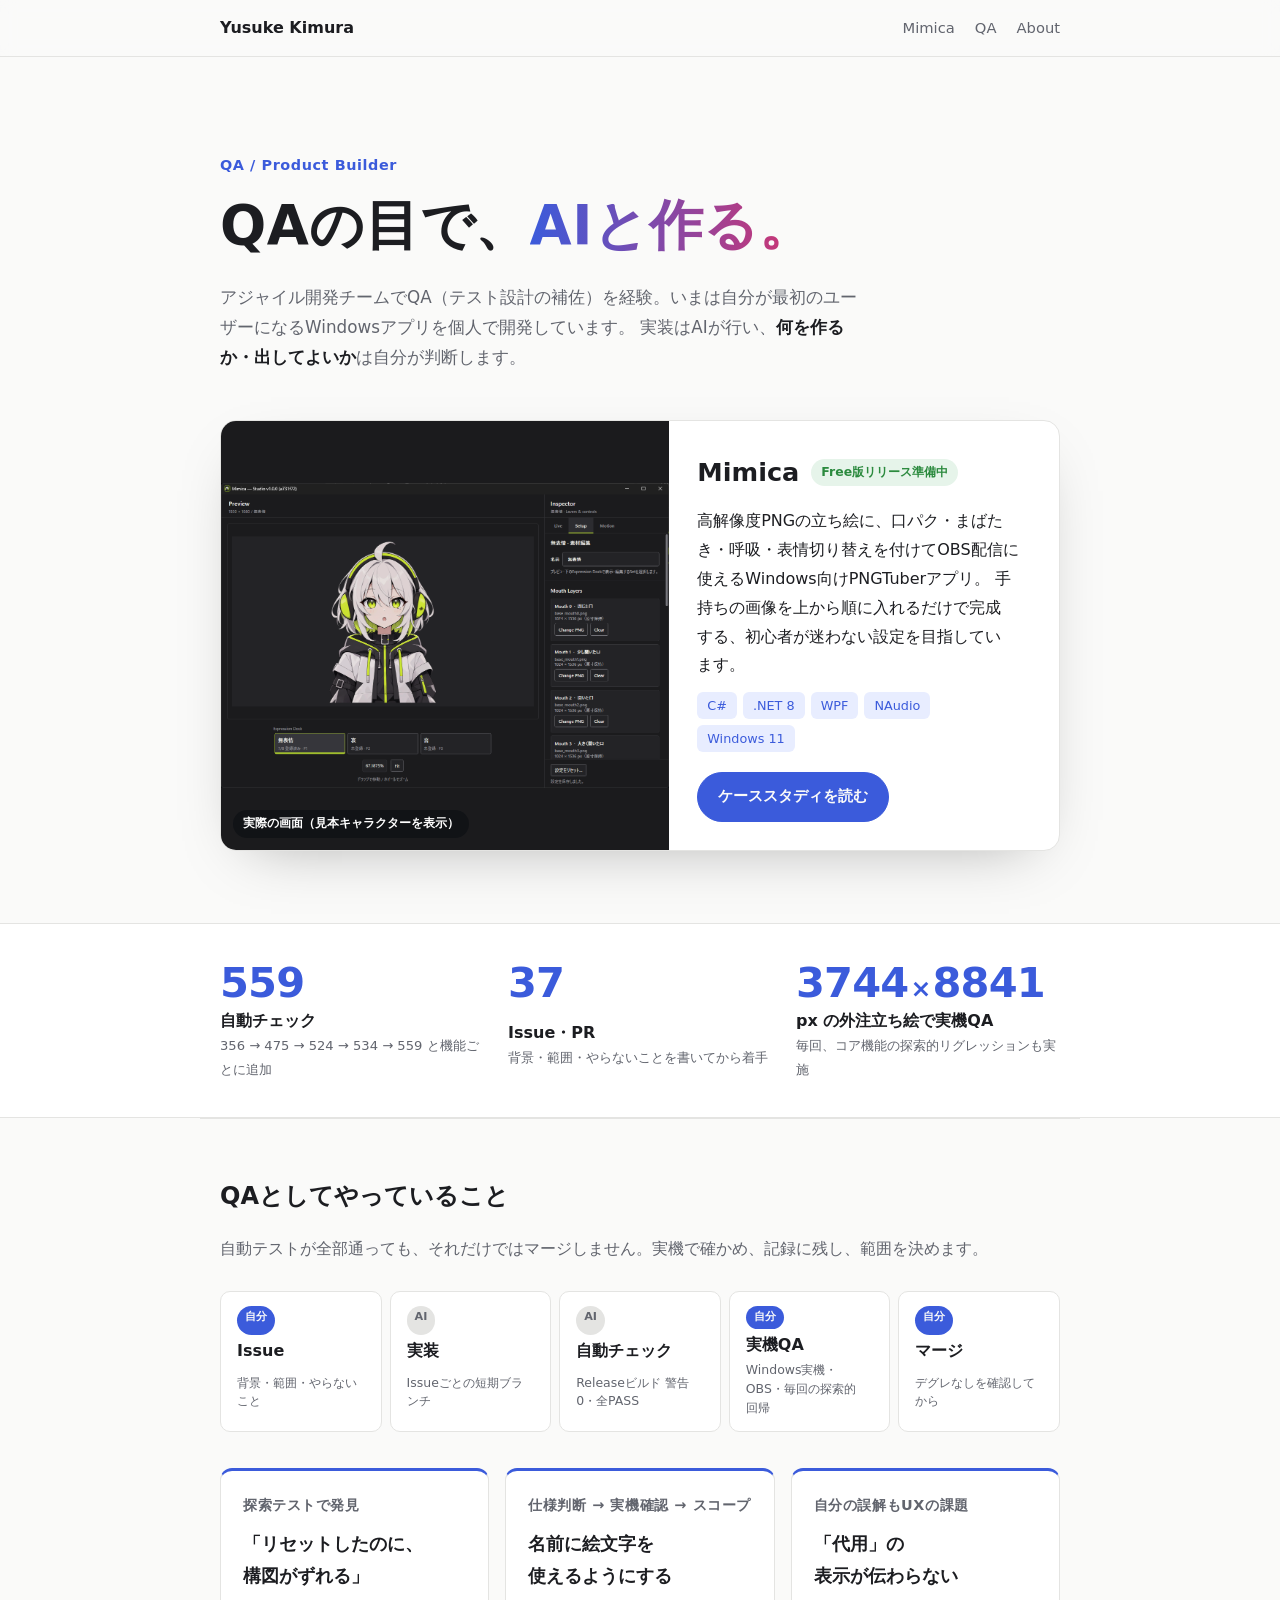
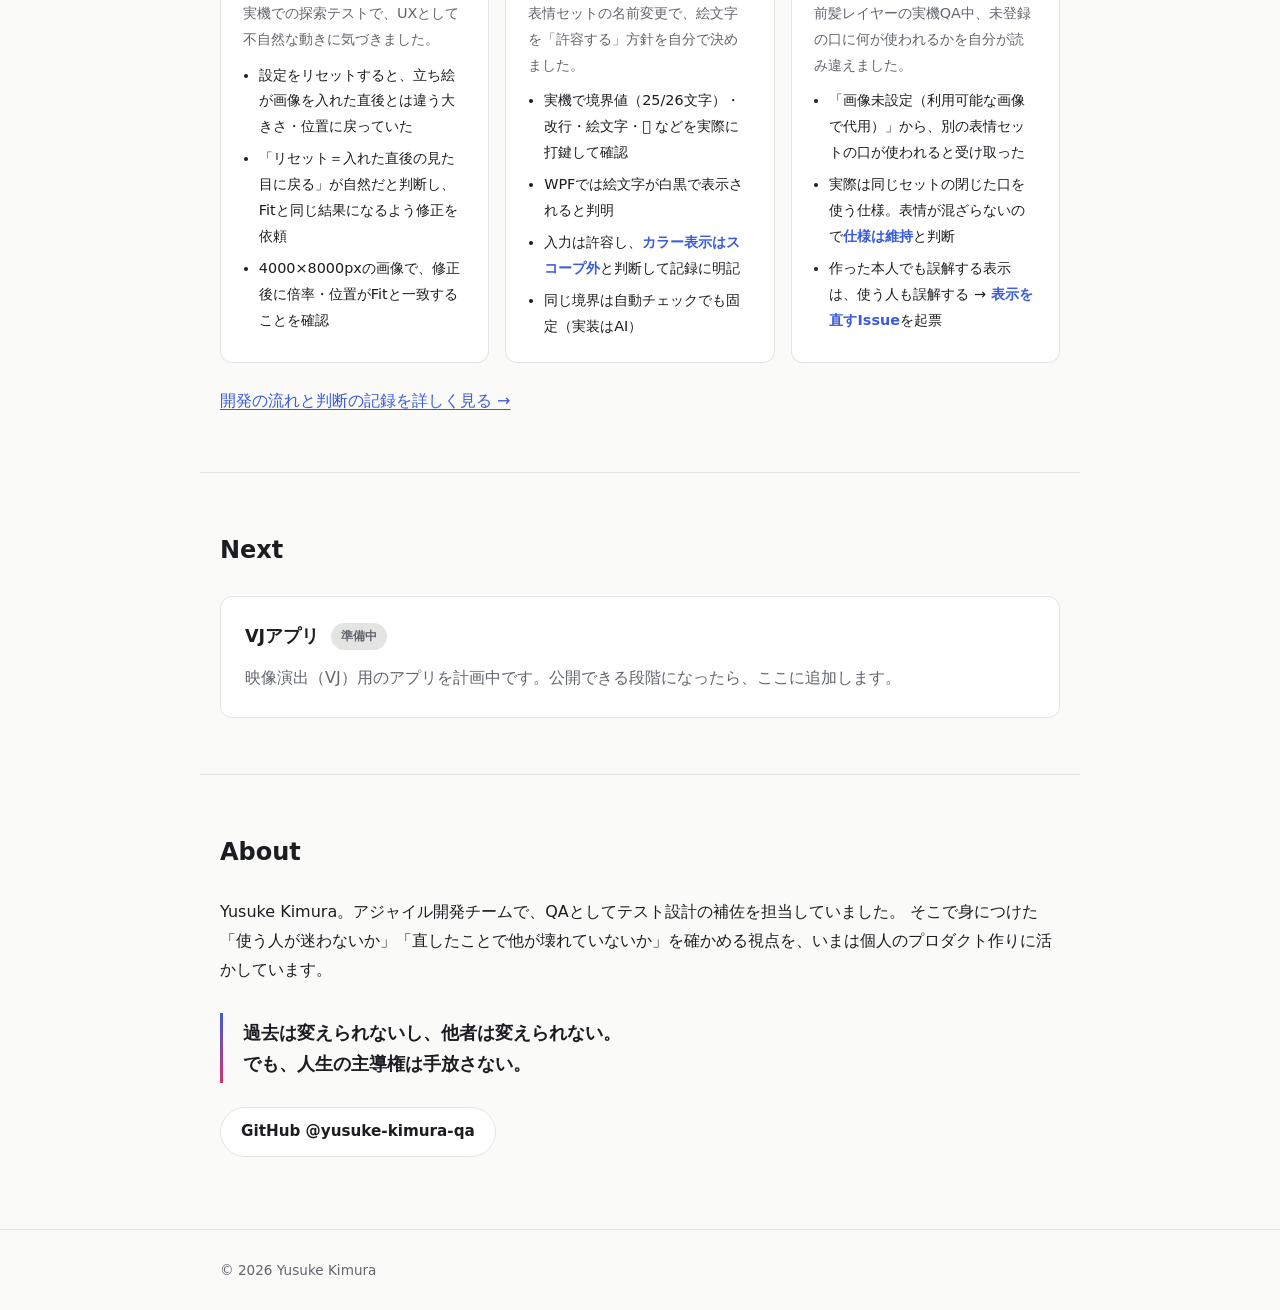
<file: index.html>
<!doctype html>
<html lang="ja">
<head>
  <meta charset="utf-8">
  <meta name="viewport" content="width=device-width, initial-scale=1">
  <meta name="robots" content="noindex, nofollow">
  <meta name="color-scheme" content="light dark">
  <title>Yusuke Kimura — Portfolio</title>
  <meta name="description" content="QAの目で、AIと作る。Windows向けPNGTuberアプリ「Mimica」を、方針・実機QA・マージ判断は自分、実装はAIという分担で開発しています。">
  <meta property="og:type" content="website">
  <meta property="og:title" content="Yusuke Kimura — QAの目で、AIと作る。">
  <meta property="og:description" content="Windows向けPNGTuberアプリ「Mimica」と、その開発・QAの記録。">
  <meta property="og:url" content="https://yusuke-kimura-qa.github.io/">
  <meta name="theme-color" content="#0f1115">
  <link rel="icon" href="favicon.svg" type="image/svg+xml">
  <link rel="stylesheet" href="style.css">
</head>
<body>
  <header class="site-header">
    <div class="wrap header-inner">
      <a class="logo" href="./">Yusuke Kimura</a>
      <nav aria-label="メイン">
        <a href="#mimica">Mimica</a>
        <a href="#qa">QA</a>
        <a href="#about">About</a>
      </nav>
    </div>
  </header>

  <main>
    <section class="hero wrap">
      <p class="eyebrow">QA / Product Builder</p>
      <h1>QAの目で、<span class="hl">AIと作る。</span></h1>
      <p class="lead">
        アジャイル開発チームでQA（テスト設計の補佐）を経験。いまは自分が最初のユーザーになるWindowsアプリを個人で開発しています。
        実装はAIが行い、<strong>何を作るか・出してよいか</strong>は自分が判断します。
      </p>

      <figure id="mimica" class="showcase">
        <div class="demo">
          <img src="images/mimica-ui.png" width="1226" height="833" fetchpriority="high" alt="Mimicaの画面。左のプレビューにヘッドホンをつけた白髪の見本キャラクターと表情セットの切り替えドック、右にSetupタブの口の画像設定欄がある">
          <span class="demo-note">実際の画面（見本キャラクターを表示）</span>
        </div>
        <figcaption class="showcase-body">
          <div class="card-head">
            <h2>Mimica</h2>
            <span class="badge live">Free版リリース準備中</span>
          </div>
          <p>
            高解像度PNGの立ち絵に、口パク・まばたき・呼吸・表情切り替えを付けてOBS配信に使えるWindows向けPNGTuberアプリ。
            手持ちの画像を上から順に入れるだけで完成する、初心者が迷わない設定を目指しています。
          </p>
          <ul class="tags" aria-label="技術">
            <li>C#</li><li>.NET 8</li><li>WPF</li><li>NAudio</li><li>Windows 11</li>
          </ul>
          <p class="actions">
            <a class="btn primary" href="works/mimica.html">ケーススタディを読む</a>
          </p>
        </figcaption>
      </figure>
    </section>

    <section class="stats-band" aria-label="数字で見るMimica">
      <div class="wrap stats">
        <div class="stat">
          <span class="num">559</span>
          <span class="label">自動チェック<br><small>356 → 475 → 524 → 534 → 559 と機能ごとに追加</small></span>
        </div>
        <div class="stat">
          <span class="num">37</span>
          <span class="label">Issue・PR<br><small>背景・範囲・やらないことを書いてから着手</small></span>
        </div>
        <div class="stat">
          <span class="num">3744<small>×</small>8841</span>
          <span class="label">px の外注立ち絵で実機QA<br><small>毎回、コア機能の探索的リグレッションも実施</small></span>
        </div>
      </div>
    </section>

    <section id="qa" class="wrap section">
      <h2>QAとしてやっていること</h2>
      <p class="section-lead">自動テストが全部通っても、それだけではマージしません。実機で確かめ、記録に残し、範囲を決めます。</p>

      <ol class="pipeline" aria-label="1つの変更が入るまで">
        <li><span class="who me">自分</span><b>Issue</b><small>背景・範囲・やらないこと</small></li>
        <li><span class="who ai">AI</span><b>実装</b><small>Issueごとの短期ブランチ</small></li>
        <li><span class="who ai">AI</span><b>自動チェック</b><small>Releaseビルド 警告0・全PASS</small></li>
        <li><span class="who me">自分</span><b>実機QA</b><small>Windows実機・OBS・毎回の探索的回帰</small></li>
        <li><span class="who me">自分</span><b>マージ</b><small>デグレなしを確認してから</small></li>
      </ol>

      <div class="cases">
        <article class="case">
          <p class="case-tag">探索テストで発見</p>
          <h3>「リセットしたのに、構図がずれる」</h3>
          <p>実機での探索テストで、UXとして不自然な動きに気づきました。</p>
          <ul>
            <li>設定をリセットすると、立ち絵が画像を入れた直後とは違う大きさ・位置に戻っていた</li>
            <li>「リセット＝入れた直後の見た目に戻る」が自然だと判断し、Fitと同じ結果になるよう修正を依頼</li>
            <li>4000×8000pxの画像で、修正後に倍率・位置がFitと一致することを確認</li>
          </ul>
        </article>

        <article class="case">
          <p class="case-tag">仕様判断 → 実機確認 → スコープ</p>
          <h3>名前に絵文字を使えるようにする</h3>
          <p>表情セットの名前変更で、絵文字を「許容する」方針を自分で決めました。</p>
          <ul>
            <li>実機で境界値（25/26文字）・改行・絵文字・𠮷 などを実際に打鍵して確認</li>
            <li>WPFでは絵文字が白黒で表示されると判明</li>
            <li>入力は許容し、<strong>カラー表示はスコープ外</strong>と判断して記録に明記</li>
            <li>同じ境界は自動チェックでも固定（実装はAI）</li>
          </ul>
        </article>

        <article class="case">
          <p class="case-tag">自分の誤解もUXの課題</p>
          <h3>「代用」の表示が伝わらない</h3>
          <p>前髪レイヤーの実機QA中、未登録の口に何が使われるかを自分が読み違えました。</p>
          <ul>
            <li>「画像未設定（利用可能な画像で代用）」から、別の表情セットの口が使われると受け取った</li>
            <li>実際は同じセットの閉じた口を使う仕様。表情が混ざらないので<strong>仕様は維持</strong>と判断</li>
            <li>作った本人でも誤解する表示は、使う人も誤解する → <strong>表示を直すIssue</strong>を起票</li>
          </ul>
        </article>
      </div>
      <p class="more"><a href="works/mimica.html">開発の流れと判断の記録を詳しく見る →</a></p>
    </section>

    <section class="wrap section">
      <h2>Next</h2>
      <article class="card next">
        <div class="card-head">
          <h3>VJアプリ</h3>
          <span class="badge">準備中</span>
        </div>
        <p class="muted">映像演出（VJ）用のアプリを計画中です。公開できる段階になったら、ここに追加します。</p>
      </article>
    </section>

    <section id="about" class="wrap section">
      <h2>About</h2>
      <p>
        Yusuke Kimura。アジャイル開発チームで、QAとしてテスト設計の補佐を担当していました。
        そこで身につけた「使う人が迷わないか」「直したことで他が壊れていないか」を確かめる視点を、いまは個人のプロダクト作りに活かしています。
      </p>
      <blockquote class="motto">
        <p>過去は変えられないし、他者は変えられない。<br>でも、人生の主導権は手放さない。</p>
      </blockquote>
      <p class="contact">
        <a class="btn" href="https://github.com/yusuke-kimura-qa" rel="noopener">GitHub @yusuke-kimura-qa</a>
      </p>
    </section>
  </main>

  <footer class="site-footer">
    <div class="wrap">© 2026 Yusuke Kimura</div>
  </footer>
</body>
</html>
</file>
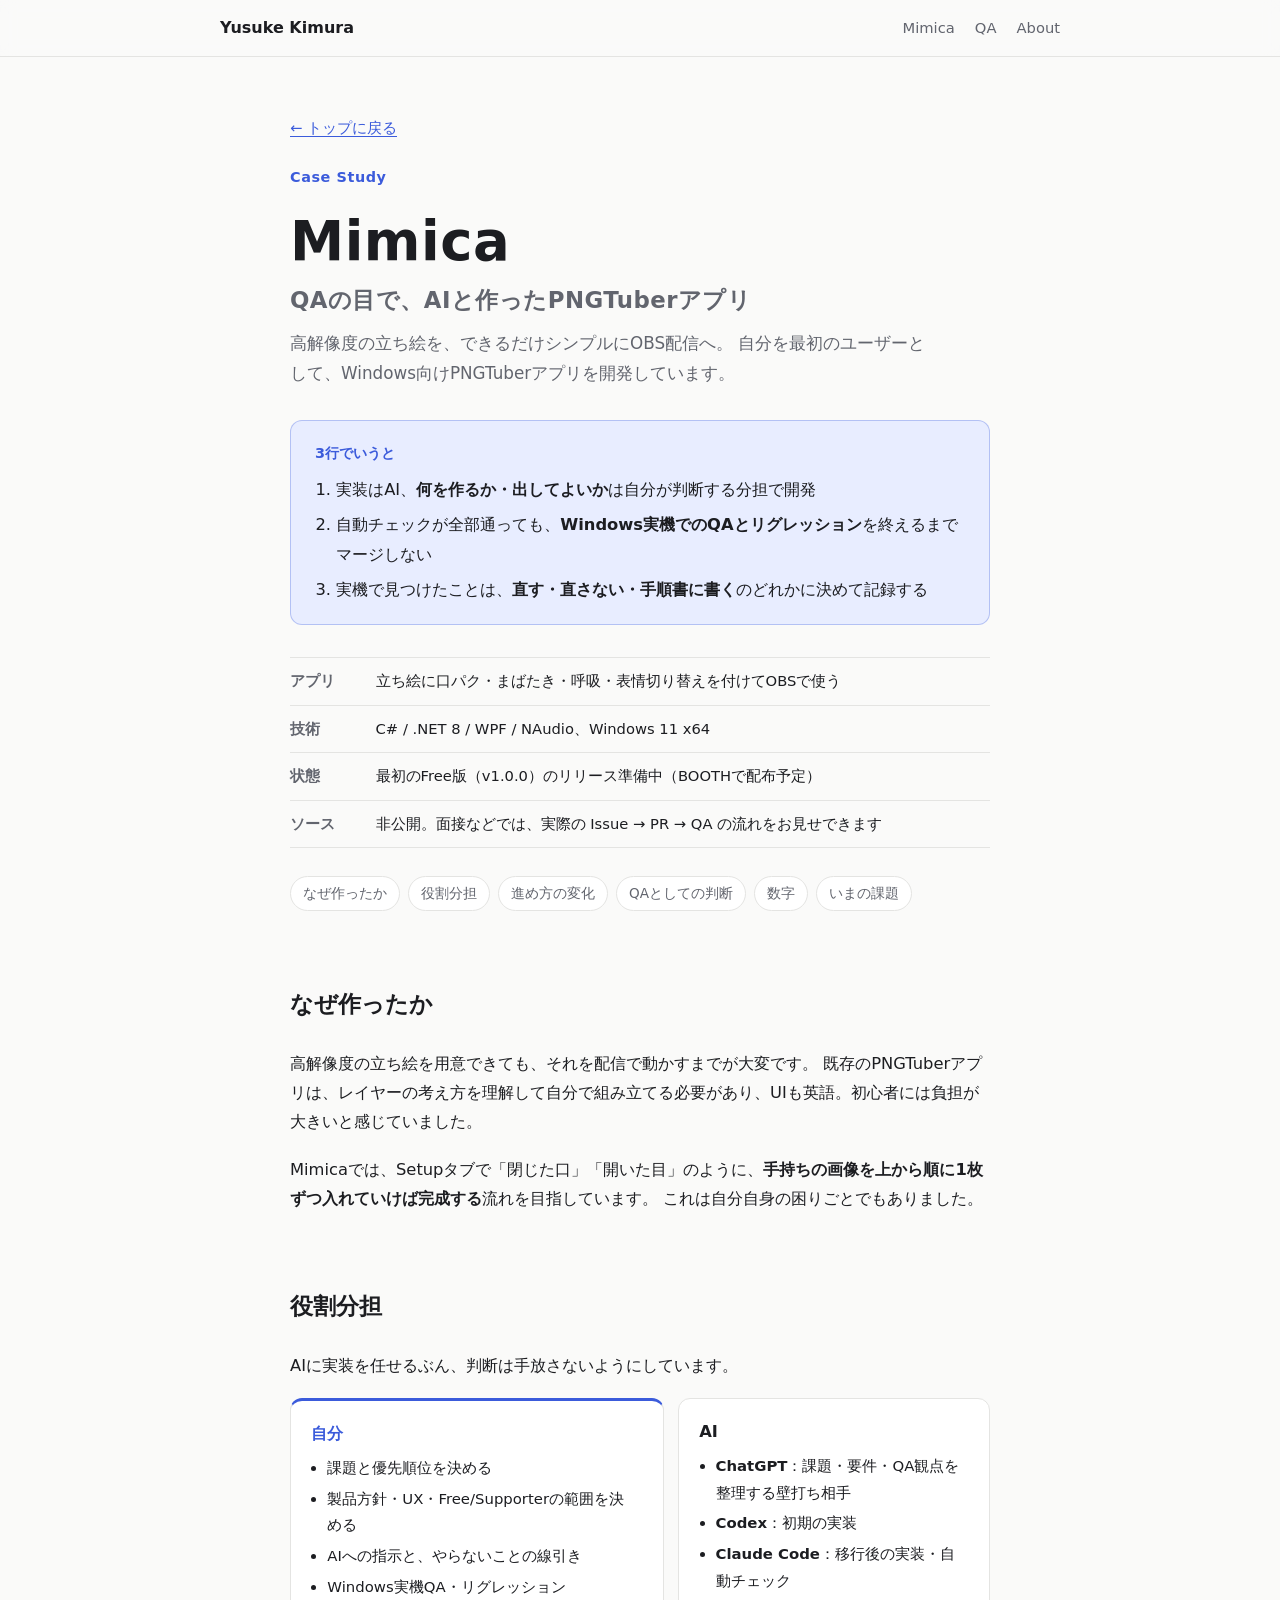
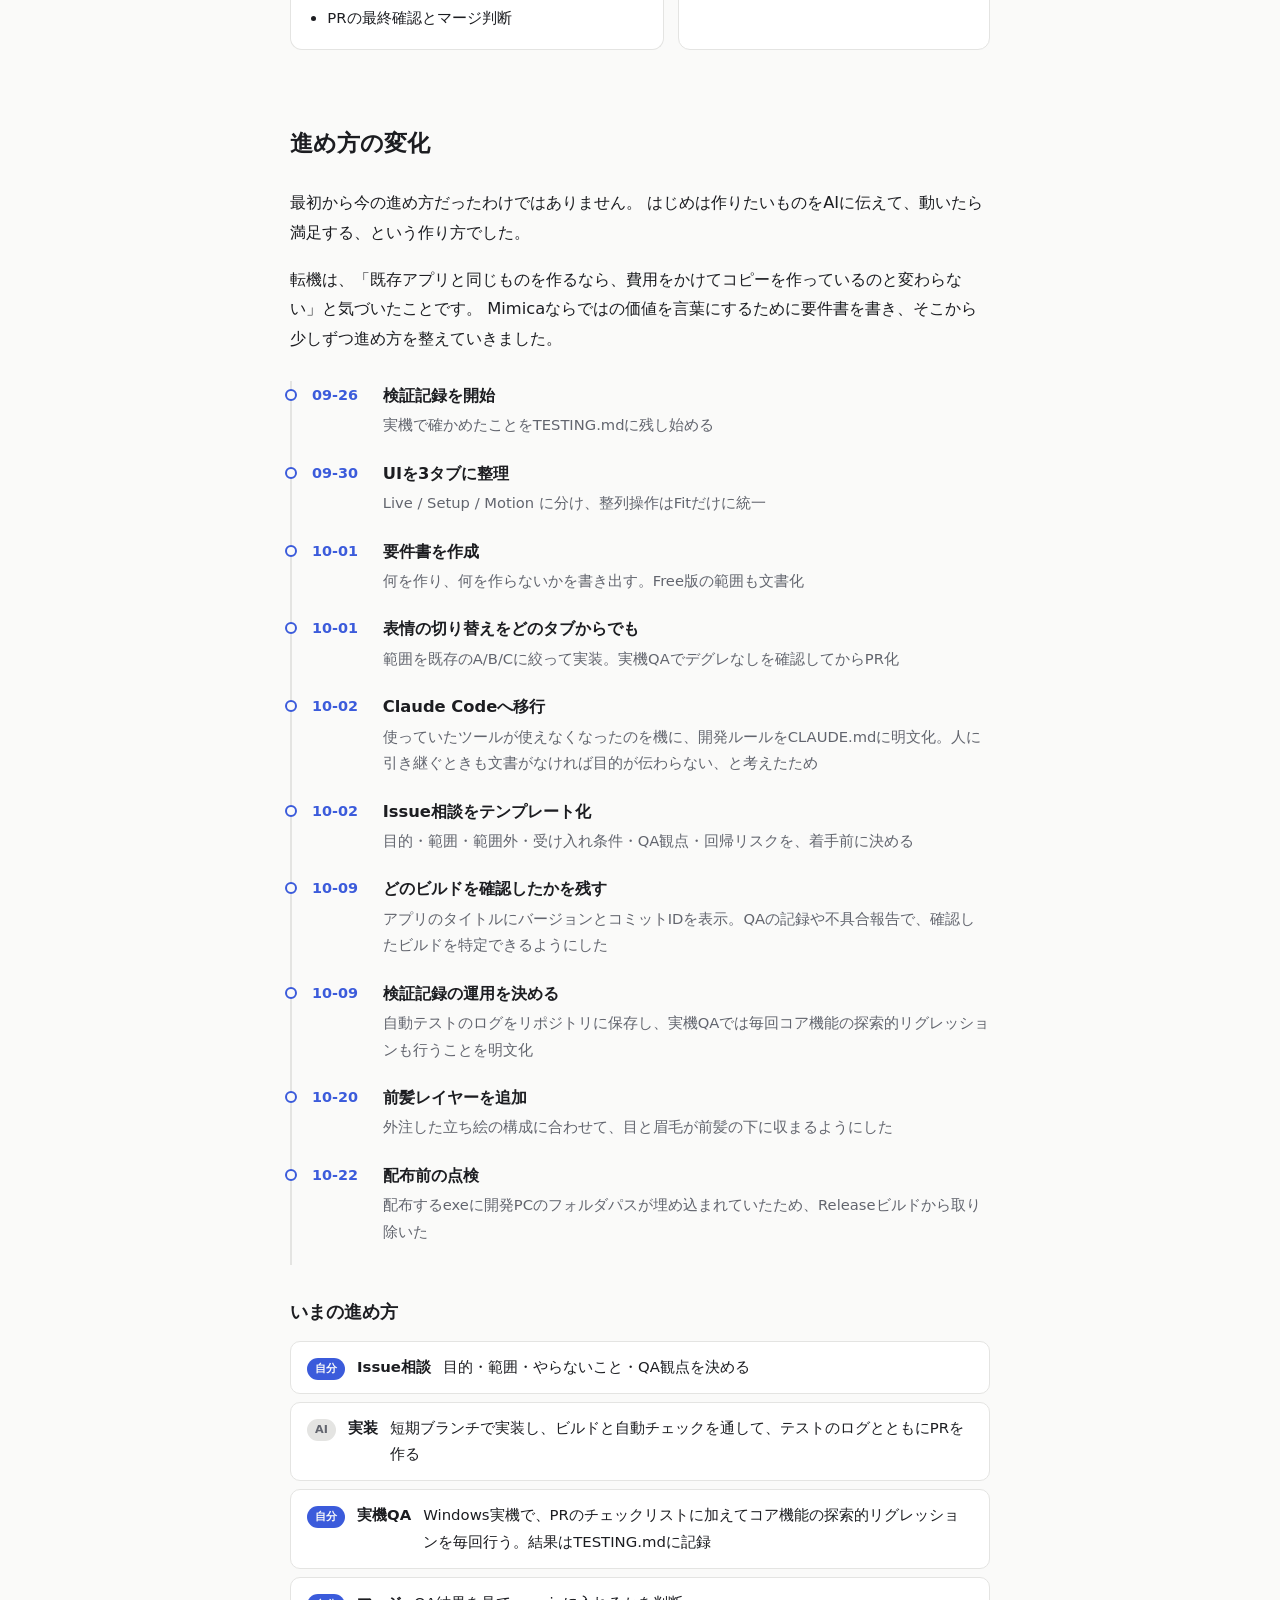
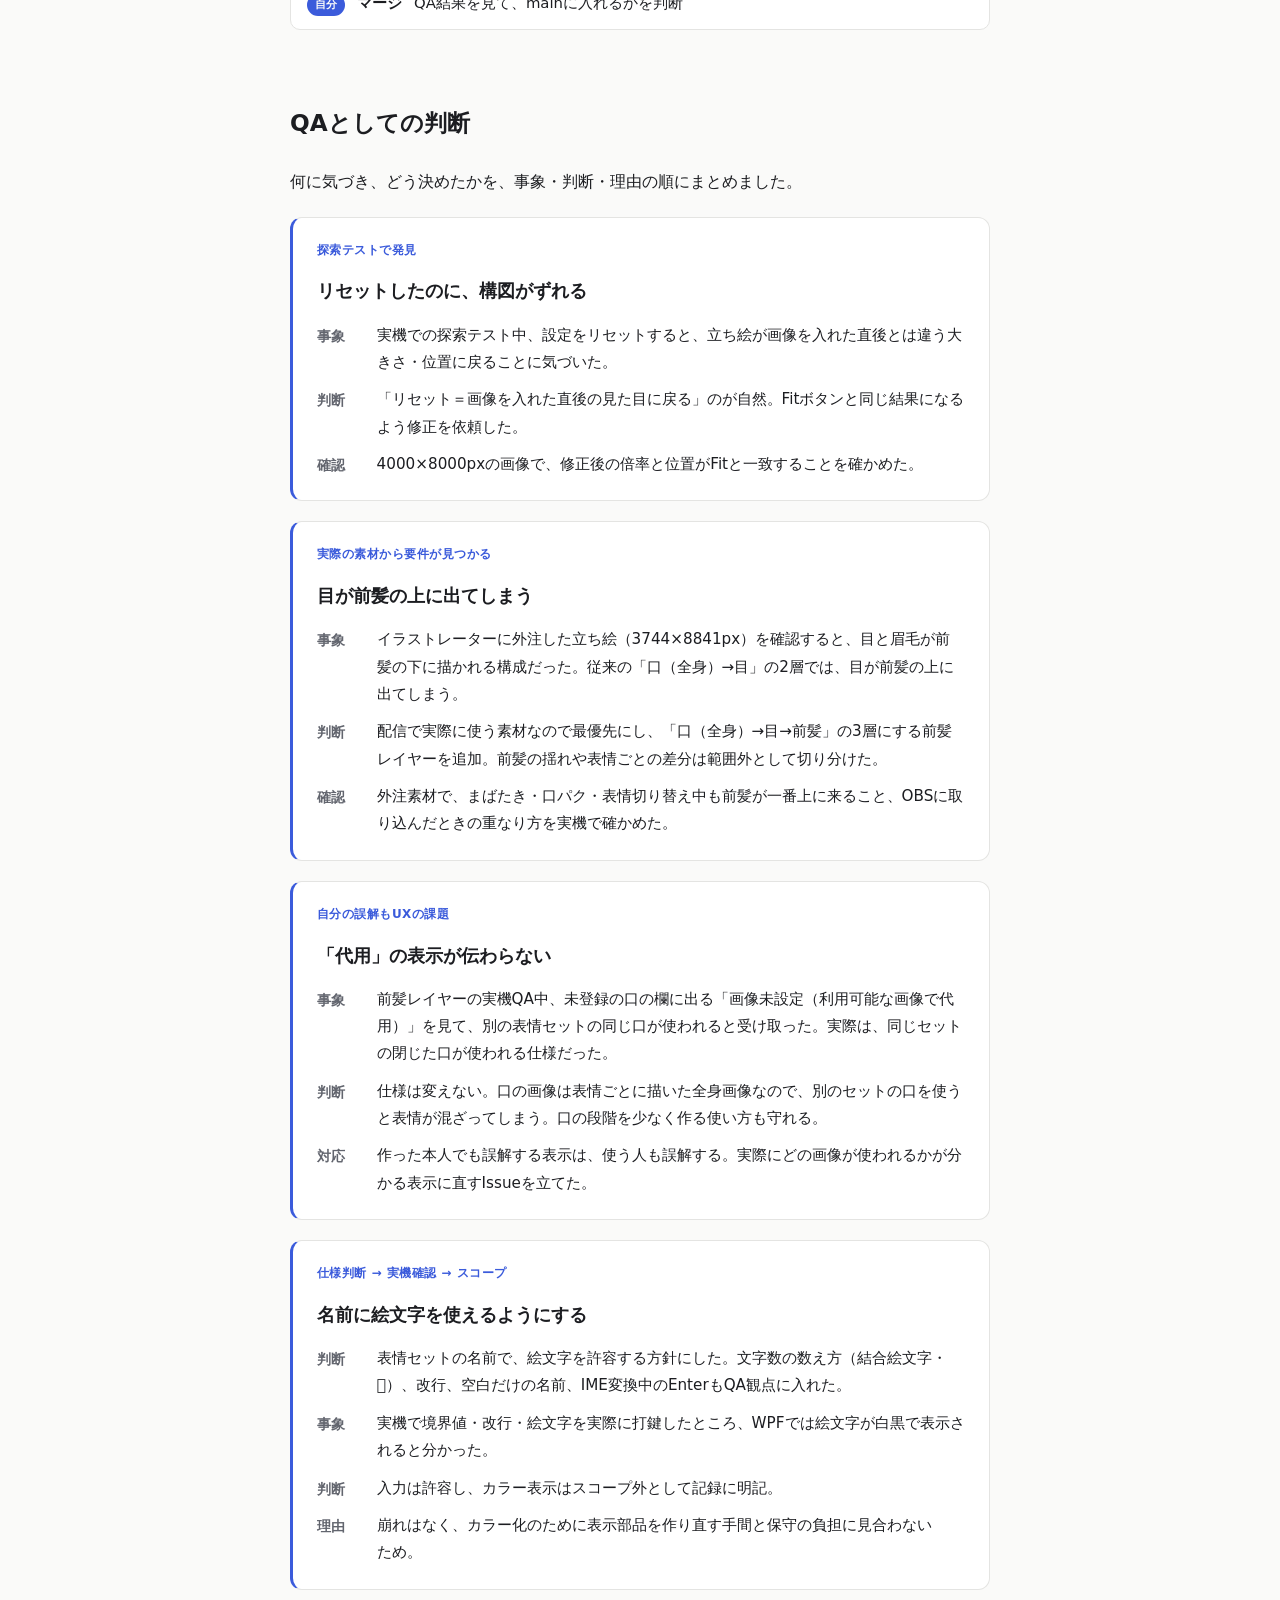
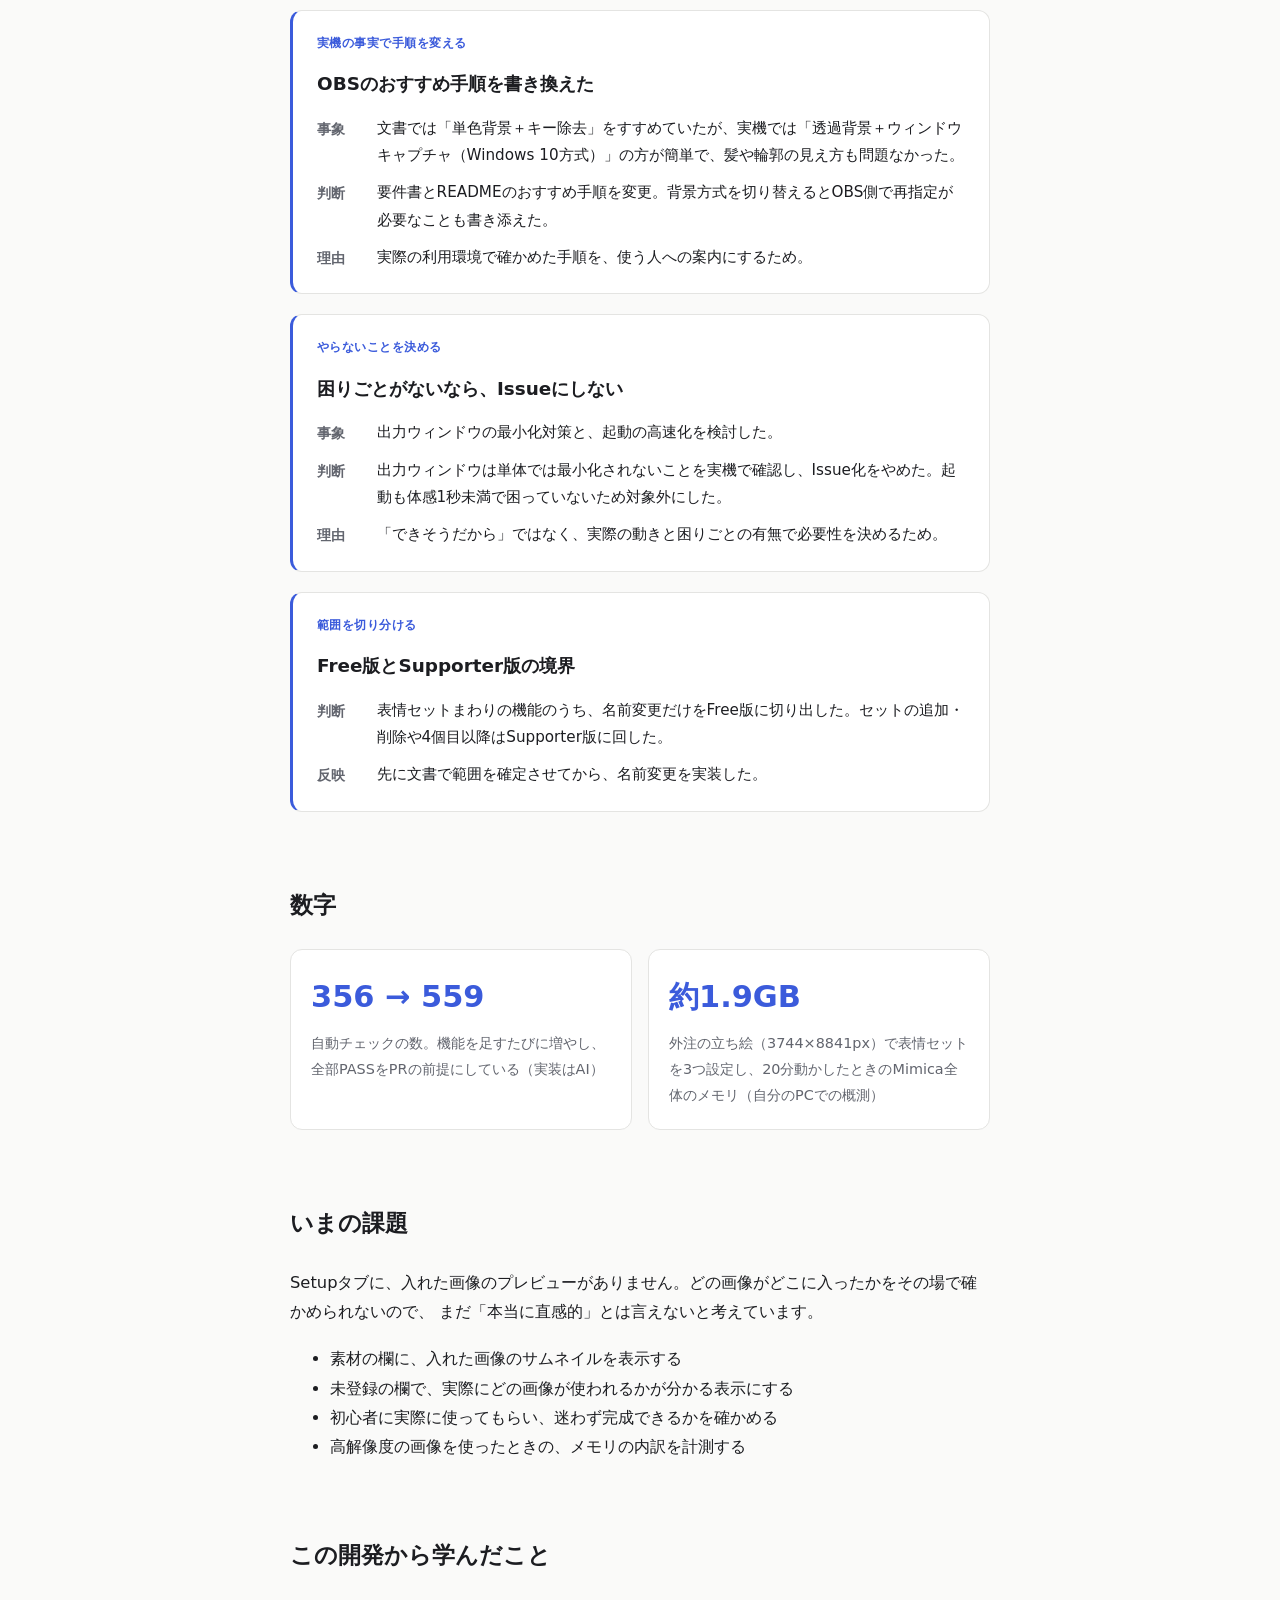
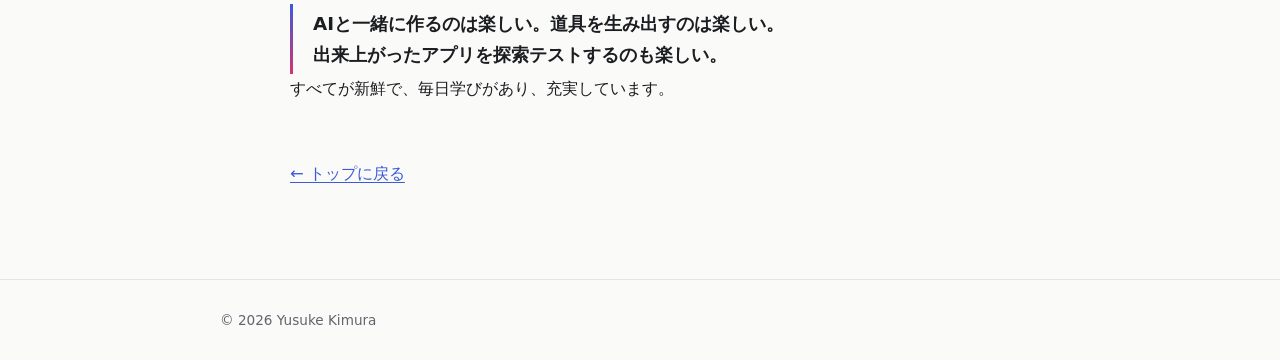
<file: works/mimica.html>
<!doctype html>
<html lang="ja">
<head>
  <meta charset="utf-8">
  <meta name="viewport" content="width=device-width, initial-scale=1">
  <meta name="robots" content="noindex, nofollow">
  <meta name="color-scheme" content="light dark">
  <title>Mimica ケーススタディ — Yusuke Kimura</title>
  <meta name="description" content="Windows向けPNGTuberアプリ「Mimica」を、方針・実機QA・マージ判断は自分、実装はAIという分担で開発した記録。">
  <meta property="og:type" content="article">
  <meta property="og:title" content="Mimica ケーススタディ — QAの目で、AIと作る">
  <meta property="og:url" content="https://yusuke-kimura-qa.github.io/works/mimica.html">
  <meta name="theme-color" content="#0f1115">
  <link rel="icon" href="../favicon.svg" type="image/svg+xml">
  <link rel="stylesheet" href="../style.css">
</head>
<body>
  <header class="site-header">
    <div class="wrap header-inner">
      <a class="logo" href="../">Yusuke Kimura</a>
      <nav aria-label="メイン">
        <a href="../#mimica">Mimica</a>
        <a href="../#qa">QA</a>
        <a href="../#about">About</a>
      </nav>
    </div>
  </header>

  <main class="wrap narrow article">
    <a class="back" href="../">← トップに戻る</a>
    <p class="eyebrow">Case Study</p>
    <h1>Mimica<span class="subtitle">QAの目で、AIと作ったPNGTuberアプリ</span></h1>
    <p class="lead">
      高解像度の立ち絵を、できるだけシンプルにOBS配信へ。
      自分を最初のユーザーとして、Windows向けPNGTuberアプリを開発しています。
    </p>

    <aside class="tldr" aria-label="要点">
      <p class="tldr-title">3行でいうと</p>
      <ol>
        <li>実装はAI、<strong>何を作るか・出してよいか</strong>は自分が判断する分担で開発</li>
        <li>自動チェックが全部通っても、<strong>Windows実機でのQAとリグレッション</strong>を終えるまでマージしない</li>
        <li>実機で見つけたことは、<strong>直す・直さない・手順書に書く</strong>のどれかに決めて記録する</li>
      </ol>
    </aside>

    <dl class="meta">
      <div><dt>アプリ</dt><dd>立ち絵に口パク・まばたき・呼吸・表情切り替えを付けてOBSで使う</dd></div>
      <div><dt>技術</dt><dd>C# / .NET 8 / WPF / NAudio、Windows 11 x64</dd></div>
      <div><dt>状態</dt><dd>最初のFree版（v1.0.0）のリリース準備中（BOOTHで配布予定）</dd></div>
      <div><dt>ソース</dt><dd>非公開。面接などでは、実際の Issue → PR → QA の流れをお見せできます</dd></div>
    </dl>

    <nav class="toc" aria-label="目次">
      <a href="#why">なぜ作ったか</a>
      <a href="#roles">役割分担</a>
      <a href="#process">進め方の変化</a>
      <a href="#decisions">QAとしての判断</a>
      <a href="#numbers">数字</a>
      <a href="#next">いまの課題</a>
    </nav>

    <section id="why">
      <h2>なぜ作ったか</h2>
      <p>
        高解像度の立ち絵を用意できても、それを配信で動かすまでが大変です。
        既存のPNGTuberアプリは、レイヤーの考え方を理解して自分で組み立てる必要があり、UIも英語。初心者には負担が大きいと感じていました。
      </p>
      <p>
        Mimicaでは、Setupタブで「閉じた口」「開いた目」のように、<strong>手持ちの画像を上から順に1枚ずつ入れていけば完成する</strong>流れを目指しています。
        これは自分自身の困りごとでもありました。
      </p>
    </section>

    <section id="roles">
      <h2>役割分担</h2>
      <p>AIに実装を任せるぶん、判断は手放さないようにしています。</p>
      <div class="roles">
        <div class="role me">
          <p class="role-name">自分</p>
          <ul>
            <li>課題と優先順位を決める</li>
            <li>製品方針・UX・Free/Supporterの範囲を決める</li>
            <li>AIへの指示と、やらないことの線引き</li>
            <li>Windows実機QA・リグレッション</li>
            <li>PRの最終確認とマージ判断</li>
          </ul>
        </div>
        <div class="role ai">
          <p class="role-name">AI</p>
          <ul>
            <li><b>ChatGPT</b>：課題・要件・QA観点を整理する壁打ち相手</li>
            <li><b>Codex</b>：初期の実装</li>
            <li><b>Claude Code</b>：移行後の実装・自動チェック</li>
          </ul>
        </div>
      </div>
    </section>

    <section id="process">
      <h2>進め方の変化</h2>
      <p>
        最初から今の進め方だったわけではありません。
        はじめは作りたいものをAIに伝えて、動いたら満足する、という作り方でした。
      </p>
      <p>
        転機は、「既存アプリと同じものを作るなら、費用をかけてコピーを作っているのと変わらない」と気づいたことです。
        Mimicaならではの価値を言葉にするために要件書を書き、そこから少しずつ進め方を整えていきました。
      </p>

      <ol class="timeline">
        <li><time>09-26</time><div><b>検証記録を開始</b><p>実機で確かめたことをTESTING.mdに残し始める</p></div></li>
        <li><time>09-30</time><div><b>UIを3タブに整理</b><p>Live / Setup / Motion に分け、整列操作はFitだけに統一</p></div></li>
        <li><time>10-01</time><div><b>要件書を作成</b><p>何を作り、何を作らないかを書き出す。Free版の範囲も文書化</p></div></li>
        <li><time>10-01</time><div><b>表情の切り替えをどのタブからでも</b><p>範囲を既存のA/B/Cに絞って実装。実機QAでデグレなしを確認してからPR化</p></div></li>
        <li><time>10-02</time><div><b>Claude Codeへ移行</b><p>使っていたツールが使えなくなったのを機に、開発ルールをCLAUDE.mdに明文化。人に引き継ぐときも文書がなければ目的が伝わらない、と考えたため</p></div></li>
        <li><time>10-02</time><div><b>Issue相談をテンプレート化</b><p>目的・範囲・範囲外・受け入れ条件・QA観点・回帰リスクを、着手前に決める</p></div></li>
        <li><time>10-09</time><div><b>どのビルドを確認したかを残す</b><p>アプリのタイトルにバージョンとコミットIDを表示。QAの記録や不具合報告で、確認したビルドを特定できるようにした</p></div></li>
        <li><time>10-09</time><div><b>検証記録の運用を決める</b><p>自動テストのログをリポジトリに保存し、実機QAでは毎回コア機能の探索的リグレッションも行うことを明文化</p></div></li>
        <li><time>10-20</time><div><b>前髪レイヤーを追加</b><p>外注した立ち絵の構成に合わせて、目と眉毛が前髪の下に収まるようにした</p></div></li>
        <li><time>10-22</time><div><b>配布前の点検</b><p>配布するexeに開発PCのフォルダパスが埋め込まれていたため、Releaseビルドから取り除いた</p></div></li>
      </ol>

      <h3>いまの進め方</h3>
      <ol class="flow">
        <li><span class="who me">自分</span><b>Issue相談</b>目的・範囲・やらないこと・QA観点を決める</li>
        <li><span class="who ai">AI</span><b>実装</b>短期ブランチで実装し、ビルドと自動チェックを通して、テストのログとともにPRを作る</li>
        <li><span class="who me">自分</span><b>実機QA</b>Windows実機で、PRのチェックリストに加えてコア機能の探索的リグレッションを毎回行う。結果はTESTING.mdに記録</li>
        <li><span class="who me">自分</span><b>マージ</b>QA結果を見て、mainに入れるかを判断</li>
      </ol>
    </section>

    <section id="decisions">
      <h2>QAとしての判断</h2>
      <p>何に気づき、どう決めたかを、事象・判断・理由の順にまとめました。</p>

      <article class="story">
        <p class="case-tag">探索テストで発見</p>
        <h3>リセットしたのに、構図がずれる</h3>
        <dl>
          <dt>事象</dt><dd>実機での探索テスト中、設定をリセットすると、立ち絵が画像を入れた直後とは違う大きさ・位置に戻ることに気づいた。</dd>
          <dt>判断</dt><dd>「リセット＝画像を入れた直後の見た目に戻る」のが自然。Fitボタンと同じ結果になるよう修正を依頼した。</dd>
          <dt>確認</dt><dd>4000×8000pxの画像で、修正後の倍率と位置がFitと一致することを確かめた。</dd>
        </dl>
      </article>

      <article class="story">
        <p class="case-tag">実際の素材から要件が見つかる</p>
        <h3>目が前髪の上に出てしまう</h3>
        <dl>
          <dt>事象</dt><dd>イラストレーターに外注した立ち絵（3744×8841px）を確認すると、目と眉毛が前髪の下に描かれる構成だった。従来の「口（全身）→目」の2層では、目が前髪の上に出てしまう。</dd>
          <dt>判断</dt><dd>配信で実際に使う素材なので最優先にし、「口（全身）→目→前髪」の3層にする前髪レイヤーを追加。前髪の揺れや表情ごとの差分は範囲外として切り分けた。</dd>
          <dt>確認</dt><dd>外注素材で、まばたき・口パク・表情切り替え中も前髪が一番上に来ること、OBSに取り込んだときの重なり方を実機で確かめた。</dd>
        </dl>
      </article>

      <article class="story">
        <p class="case-tag">自分の誤解もUXの課題</p>
        <h3>「代用」の表示が伝わらない</h3>
        <dl>
          <dt>事象</dt><dd>前髪レイヤーの実機QA中、未登録の口の欄に出る「画像未設定（利用可能な画像で代用）」を見て、別の表情セットの同じ口が使われると受け取った。実際は、同じセットの閉じた口が使われる仕様だった。</dd>
          <dt>判断</dt><dd>仕様は変えない。口の画像は表情ごとに描いた全身画像なので、別のセットの口を使うと表情が混ざってしまう。口の段階を少なく作る使い方も守れる。</dd>
          <dt>対応</dt><dd>作った本人でも誤解する表示は、使う人も誤解する。実際にどの画像が使われるかが分かる表示に直すIssueを立てた。</dd>
        </dl>
      </article>

      <article class="story">
        <p class="case-tag">仕様判断 → 実機確認 → スコープ</p>
        <h3>名前に絵文字を使えるようにする</h3>
        <dl>
          <dt>判断</dt><dd>表情セットの名前で、絵文字を許容する方針にした。文字数の数え方（結合絵文字・𠮷）、改行、空白だけの名前、IME変換中のEnterもQA観点に入れた。</dd>
          <dt>事象</dt><dd>実機で境界値・改行・絵文字を実際に打鍵したところ、WPFでは絵文字が白黒で表示されると分かった。</dd>
          <dt>判断</dt><dd>入力は許容し、カラー表示はスコープ外として記録に明記。</dd>
          <dt>理由</dt><dd>崩れはなく、カラー化のために表示部品を作り直す手間と保守の負担に見合わないため。</dd>
        </dl>
      </article>

      <article class="story">
        <p class="case-tag">実機の事実で手順を変える</p>
        <h3>OBSのおすすめ手順を書き換えた</h3>
        <dl>
          <dt>事象</dt><dd>文書では「単色背景＋キー除去」をすすめていたが、実機では「透過背景＋ウィンドウキャプチャ（Windows 10方式）」の方が簡単で、髪や輪郭の見え方も問題なかった。</dd>
          <dt>判断</dt><dd>要件書とREADMEのおすすめ手順を変更。背景方式を切り替えるとOBS側で再指定が必要なことも書き添えた。</dd>
          <dt>理由</dt><dd>実際の利用環境で確かめた手順を、使う人への案内にするため。</dd>
        </dl>
      </article>

      <article class="story">
        <p class="case-tag">やらないことを決める</p>
        <h3>困りごとがないなら、Issueにしない</h3>
        <dl>
          <dt>事象</dt><dd>出力ウィンドウの最小化対策と、起動の高速化を検討した。</dd>
          <dt>判断</dt><dd>出力ウィンドウは単体では最小化されないことを実機で確認し、Issue化をやめた。起動も体感1秒未満で困っていないため対象外にした。</dd>
          <dt>理由</dt><dd>「できそうだから」ではなく、実際の動きと困りごとの有無で必要性を決めるため。</dd>
        </dl>
      </article>

      <article class="story">
        <p class="case-tag">範囲を切り分ける</p>
        <h3>Free版とSupporter版の境界</h3>
        <dl>
          <dt>判断</dt><dd>表情セットまわりの機能のうち、名前変更だけをFree版に切り出した。セットの追加・削除や4個目以降はSupporter版に回した。</dd>
          <dt>反映</dt><dd>先に文書で範囲を確定させてから、名前変更を実装した。</dd>
        </dl>
      </article>
    </section>

    <section id="numbers">
      <h2>数字</h2>
      <div class="num-grid">
        <div><span class="num">356 → 559</span><p>自動チェックの数。機能を足すたびに増やし、全部PASSをPRの前提にしている（実装はAI）</p></div>
        <div><span class="num">約1.9GB</span><p>外注の立ち絵（3744×8841px）で表情セットを3つ設定し、20分動かしたときのMimica全体のメモリ（自分のPCでの概測）</p></div>
      </div>
    </section>

    <section id="next">
      <h2>いまの課題</h2>
      <p>
        Setupタブに、入れた画像のプレビューがありません。どの画像がどこに入ったかをその場で確かめられないので、
        まだ「本当に直感的」とは言えないと考えています。
      </p>
      <ul>
        <li>素材の欄に、入れた画像のサムネイルを表示する</li>
        <li>未登録の欄で、実際にどの画像が使われるかが分かる表示にする</li>
        <li>初心者に実際に使ってもらい、迷わず完成できるかを確かめる</li>
        <li>高解像度の画像を使ったときの、メモリの内訳を計測する</li>
      </ul>
    </section>

    <section id="learned">
      <h2>この開発から学んだこと</h2>
      <blockquote class="motto">
        <p>AIと一緒に作るのは楽しい。道具を生み出すのは楽しい。<br>出来上がったアプリを探索テストするのも楽しい。</p>
      </blockquote>
      <p>すべてが新鮮で、毎日学びがあり、充実しています。</p>
    </section>

    <p class="end-links"><a href="../">← トップに戻る</a></p>
  </main>

  <footer class="site-footer">
    <div class="wrap">© 2026 Yusuke Kimura</div>
  </footer>
</body>
</html>
</file>
<file: style.css>
:root {
  --bg: #fafaf9;
  --surface: #ffffff;
  --text: #1c1d21;
  --muted: #62656e;
  --line: #e4e4e2;
  --accent: #3b5bdb;
  --accent-soft: #e8edff;
  --accent-2: #d6336c;
  --ok: #2b8a3e;
  --ok-soft: #e6f4ea;
  --radius: 12px;
  color-scheme: light dark;
}

@media (prefers-color-scheme: dark) {
  :root {
    --bg: #0f1115;
    --surface: #171a20;
    --text: #e8e9ec;
    --muted: #9a9ea8;
    --line: #2a2e37;
    --accent: #8ea6ff;
    --accent-soft: #1e2640;
    --accent-2: #f783ac;
    --ok: #69db7c;
    --ok-soft: #17301e;
  }
}

*, *::before, *::after { box-sizing: border-box; }

html { scroll-behavior: smooth; }

body {
  margin: 0;
  background: var(--bg);
  color: var(--text);
  font-family: system-ui, -apple-system, "Segoe UI", "Hiragino Sans", "Yu Gothic UI", Meiryo, sans-serif;
  line-height: 1.8;
  -webkit-font-smoothing: antialiased;
}

a { color: var(--accent); text-underline-offset: 3px; }

.wrap { max-width: 880px; margin: 0 auto; padding: 0 20px; }

/* Header */
.site-header {
  position: sticky; top: 0; z-index: 10;
  background: color-mix(in srgb, var(--bg) 85%, transparent);
  backdrop-filter: blur(8px);
  border-bottom: 1px solid var(--line);
}
.header-inner { display: flex; align-items: center; justify-content: space-between; height: 56px; }
.logo { color: var(--text); font-weight: 700; text-decoration: none; }
nav { display: flex; gap: 20px; }
nav a { color: var(--muted); text-decoration: none; font-size: 0.92rem; }
nav a:hover { color: var(--text); }

/* Hero */
.hero { padding-top: 96px; padding-bottom: 72px; }
.eyebrow { color: var(--accent); font-weight: 600; font-size: 0.9rem; letter-spacing: 0.04em; margin: 0 0 12px; }
h1 { font-size: clamp(1.6rem, 4.5vw, 2.4rem); line-height: 1.45; margin: 0 0 20px; letter-spacing: 0.01em; }
.lead { color: var(--muted); font-size: 1.05rem; max-width: 640px; margin: 0 0 32px; }
.actions { display: flex; flex-wrap: wrap; gap: 12px; }
.btn {
  display: inline-block; padding: 10px 20px; border-radius: 999px;
  border: 1px solid var(--line); color: var(--text); text-decoration: none; font-weight: 600; font-size: 0.95rem;
  background: var(--surface);
}
.btn:hover { border-color: var(--muted); }
.btn.primary { background: var(--accent); border-color: var(--accent); color: var(--bg); }
.btn.primary:hover { opacity: 0.9; }

/* Sections */
.section { padding-top: 56px; padding-bottom: 56px; border-top: 1px solid var(--line); }
h2 { font-size: 1.5rem; margin: 0 0 24px; }
h3 { font-size: 1.1rem; margin: 0; }
.section-lead { color: var(--muted); margin: -8px 0 28px; }
.muted { color: var(--muted); }

/* Cards */
.cards { display: grid; gap: 20px; }
.card {
  background: var(--surface); border: 1px solid var(--line); border-radius: var(--radius);
  padding: 24px;
}
.card p { margin: 12px 0; }
.card-head { display: flex; flex-wrap: wrap; align-items: center; gap: 8px 12px; }
.badge {
  font-size: 0.78rem; font-weight: 600; padding: 2px 10px; border-radius: 999px;
  background: var(--line); color: var(--muted);
}
.badge.live { background: var(--ok-soft); color: var(--ok); }
.tags { display: flex; flex-wrap: wrap; gap: 6px; list-style: none; padding: 0; margin: 12px 0; }
.tags li { font-size: 0.8rem; padding: 2px 10px; border-radius: 6px; background: var(--accent-soft); color: var(--accent); }
.facts { margin: 16px 0; display: grid; gap: 8px; font-size: 0.92rem; }
.facts div { display: grid; grid-template-columns: 7.5em 1fr; gap: 12px; }
.facts dt { color: var(--muted); }
.facts dd { margin: 0; }
.card-links { display: flex; flex-wrap: wrap; justify-content: space-between; gap: 8px; font-size: 0.92rem; margin-bottom: 0 !important; }

/* Steps */
.steps { list-style: none; padding: 0; margin: 0; display: grid; gap: 16px; counter-reset: step; }
.steps li {
  counter-increment: step; position: relative; padding: 4px 0 4px 52px;
}
.steps li::before {
  content: counter(step); position: absolute; left: 0; top: 2px;
  width: 34px; height: 34px; border-radius: 50%; display: grid; place-items: center;
  background: var(--accent-soft); color: var(--accent); font-weight: 700;
}
.steps p { margin: 4px 0 0; color: var(--muted); }

/* Hero highlight */
.hl {
  background: linear-gradient(90deg, var(--accent), var(--accent-2));
  -webkit-background-clip: text; background-clip: text; color: transparent;
}
h1 { font-size: clamp(2rem, 6vw, 3.4rem); line-height: 1.3; }
.hero .lead strong { color: var(--text); }

/* Showcase */
.showcase {
  margin: 48px 0 0; display: grid; gap: 0;
  background: var(--surface); border: 1px solid var(--line); border-radius: 16px; overflow: hidden;
  box-shadow: 0 20px 60px -30px rgba(0, 0, 0, 0.35);
}
@media (min-width: 760px) { .showcase { grid-template-columns: 1.15fr 1fr; } }
.demo { position: relative; aspect-ratio: 16 / 10; background: #0b0d12; }
.demo video { width: 100%; height: 100%; object-fit: cover; display: block; }
.demo:has(img) { aspect-ratio: auto; display: flex; align-items: center; background: #1b1b1d; }
.demo img { width: 100%; height: auto; display: block; }
.demo-note {
  position: absolute; left: 12px; bottom: 12px; padding: 3px 10px; border-radius: 999px;
  background: rgba(15, 17, 21, 0.78); color: #fff; font-size: 0.75rem; font-weight: 600;
}
.demo-placeholder {
  position: absolute; inset: 0; display: grid; place-items: center; align-content: center; gap: 18px;
  background:
    radial-gradient(circle at 30% 20%, rgba(142, 166, 255, 0.25), transparent 50%),
    radial-gradient(circle at 80% 90%, rgba(255, 140, 200, 0.18), transparent 50%),
    #0b0d12;
  color: #9a9ea8; font-size: 0.85rem; letter-spacing: 0.08em;
}
.mouth {
  width: 64px; height: 10px; border-radius: 999px; background: #e8e9ec;
  animation: talk 0.9s ease-in-out infinite;
}
@keyframes talk {
  0%, 100% { height: 6px; } 20% { height: 22px; } 40% { height: 10px; } 60% { height: 28px; } 80% { height: 8px; }
}
@media (prefers-reduced-motion: reduce) { .mouth { animation: none; } }
.showcase-body { padding: 28px; }
.showcase-body h2 { margin: 0; font-size: 1.6rem; }
.showcase-body p { margin: 12px 0; }
.showcase-body .actions { margin: 20px 0 0; }

/* Stats band */
.stats-band { border-top: 1px solid var(--line); border-bottom: 1px solid var(--line); background: var(--surface); }
.stats { display: grid; gap: 24px; padding-top: 36px; padding-bottom: 36px; }
@media (min-width: 680px) { .stats { grid-template-columns: repeat(3, 1fr); } }
.stat { display: grid; gap: 4px; }
.stat .num {
  font-size: 2.6rem; font-weight: 800; line-height: 1.1; letter-spacing: -0.02em;
  font-variant-numeric: tabular-nums; color: var(--accent);
}
.stat .num small { font-size: 0.6em; margin: 0 2px; }
.stat .label { font-weight: 600; line-height: 1.5; }
.stat .label small { color: var(--muted); font-weight: 400; font-size: 0.82rem; }

/* Pipeline */
.pipeline {
  list-style: none; padding: 0; margin: 0 0 36px; display: grid; gap: 8px;
  grid-template-columns: repeat(auto-fit, minmax(140px, 1fr));
}
.pipeline li {
  position: relative; display: grid; gap: 2px; padding: 14px 16px;
  background: var(--surface); border: 1px solid var(--line); border-radius: 10px;
}
.pipeline b { font-size: 1rem; }
.pipeline small { color: var(--muted); font-size: 0.78rem; line-height: 1.5; }
.who { justify-self: start; font-size: 0.7rem; font-weight: 700; padding: 1px 8px; border-radius: 999px; }
.who.me { background: var(--accent); color: var(--bg); }
.who.ai { background: var(--line); color: var(--muted); }

/* QA cases */
.cases { display: grid; gap: 16px; }
@media (min-width: 820px) { .cases { grid-template-columns: repeat(3, 1fr); } }
.case {
  background: var(--surface); border: 1px solid var(--line); border-radius: var(--radius); padding: 22px;
  border-top: 3px solid var(--accent);
}
.case-tag { margin: 0 0 6px; font-size: 0.75rem; font-weight: 700; color: var(--accent); letter-spacing: 0.04em; }
.case h3 { margin-bottom: 8px; }
.case p { margin: 0 0 10px; color: var(--muted); font-size: 0.9rem; }
.case ul { margin: 0; padding-left: 1.1em; font-size: 0.9rem; display: grid; gap: 6px; }
.case strong { color: var(--accent); font-weight: 700; }
.more { margin: 24px 0 0; }
.next p { margin-bottom: 0; }

/* Article pages */
.article { padding-top: 56px; padding-bottom: 72px; }
.article h1 { margin-bottom: 12px; }
.article table { width: 100%; border-collapse: collapse; font-size: 0.92rem; margin: 16px 0; }
.article th, .article td { text-align: left; padding: 8px 10px; border-bottom: 1px solid var(--line); vertical-align: top; }
.article th { color: var(--muted); font-weight: 600; white-space: nowrap; }
.back { display: inline-block; margin-bottom: 24px; font-size: 0.92rem; }

/* Case study (reading layout) */
.narrow { max-width: 740px; }
.article { font-size: 1.02rem; }
.article section { scroll-margin-top: 72px; }
.article h2 { margin-top: 64px; padding-top: 8px; font-size: 1.45rem; }
.article h3 { margin: 32px 0 12px; }
.article p { margin: 0 0 1.1em; }
.subtitle { display: block; margin-top: 8px; font-size: 0.42em; font-weight: 600; color: var(--muted); letter-spacing: 0.02em; }

.tldr {
  margin: 32px 0; padding: 20px 24px; border-radius: var(--radius);
  background: var(--accent-soft); border: 1px solid color-mix(in srgb, var(--accent) 30%, transparent);
}
.tldr-title { margin: 0 0 8px !important; font-weight: 700; color: var(--accent); font-size: 0.9rem; }
.tldr ol { margin: 0; padding-left: 1.3em; display: grid; gap: 6px; }

.meta { margin: 0 0 28px; display: grid; gap: 0; font-size: 0.92rem; border-top: 1px solid var(--line); }
.meta div { display: grid; grid-template-columns: 5em 1fr; gap: 12px; padding: 10px 0; border-bottom: 1px solid var(--line); }
.meta dt { color: var(--muted); font-weight: 600; }
.meta dd { margin: 0; }

.toc { display: flex; flex-wrap: wrap; gap: 8px; }
.toc a {
  font-size: 0.85rem; text-decoration: none; padding: 4px 12px; border-radius: 999px;
  border: 1px solid var(--line); color: var(--muted); background: var(--surface);
}
.toc a:hover { color: var(--text); border-color: var(--muted); }

.roles { display: grid; gap: 14px; }
@media (min-width: 620px) { .roles { grid-template-columns: 1.2fr 1fr; } }
.role { padding: 18px 20px; border-radius: var(--radius); border: 1px solid var(--line); background: var(--surface); }
.role.me { border-top: 3px solid var(--accent); }
.role-name { margin: 0 0 6px !important; font-weight: 800; }
.role.me .role-name { color: var(--accent); }
.role ul { margin: 0; padding-left: 1.1em; font-size: 0.93rem; display: grid; gap: 4px; }

.timeline { list-style: none; padding: 0; margin: 28px 0; border-left: 2px solid var(--line); }
.timeline li { position: relative; display: grid; grid-template-columns: 3.6em 1fr; gap: 12px; padding: 0 0 20px 20px; }
.timeline li::before {
  content: ""; position: absolute; left: -7px; top: 8px; width: 12px; height: 12px; border-radius: 50%;
  background: var(--bg); border: 2px solid var(--accent);
}
.timeline time { color: var(--accent); font-weight: 700; font-variant-numeric: tabular-nums; font-size: 0.9rem; padding-top: 2px; }
.timeline b { display: block; }
.timeline p { margin: 2px 0 0 !important; color: var(--muted); font-size: 0.92rem; }

.flow { list-style: none; padding: 0; margin: 0; display: grid; gap: 8px; counter-reset: flow; }
.flow li {
  display: grid; grid-template-columns: auto auto 1fr; align-items: baseline; gap: 4px 12px;
  padding: 12px 16px; border: 1px solid var(--line); border-radius: 10px; background: var(--surface); font-size: 0.93rem;
}
.flow b { white-space: nowrap; }
@media (max-width: 560px) { .flow li { grid-template-columns: auto 1fr; } .flow li > :last-child { grid-column: 1 / -1; } }

.story {
  margin: 20px 0; padding: 22px 24px; border-radius: var(--radius);
  background: var(--surface); border: 1px solid var(--line); border-left: 3px solid var(--accent);
}
.story h3 { margin: 0 0 14px; font-size: 1.15rem; }
.story dl { margin: 0; display: grid; grid-template-columns: 3em 1fr; gap: 10px 14px; font-size: 0.95rem; }
.story dt { font-weight: 700; color: var(--muted); font-size: 0.85rem; padding-top: 2px; }
.story dd { margin: 0; }

.num-grid { display: grid; gap: 16px; }
@media (min-width: 620px) { .num-grid { grid-template-columns: 1fr 1fr; } }
.num-grid > div { padding: 20px; border-radius: var(--radius); border: 1px solid var(--line); background: var(--surface); }
.num-grid .num { display: block; font-size: 1.9rem; font-weight: 800; color: var(--accent); font-variant-numeric: tabular-nums; }
.num-grid p { margin: 6px 0 0 !important; color: var(--muted); font-size: 0.9rem; }

.end-links { margin-top: 56px !important; }

.motto {
  margin: 28px 0 0; padding: 4px 0 4px 20px;
  border-left: 3px solid; border-image: linear-gradient(var(--accent), var(--accent-2)) 1;
}
.motto p { margin: 0; font-size: 1.15rem; font-weight: 700; line-height: 1.7; }

.contact { margin-top: 24px; }

.site-footer { border-top: 1px solid var(--line); padding: 28px 0; color: var(--muted); font-size: 0.85rem; }

@media (max-width: 560px) {
  nav { gap: 14px; }
  .hero { padding-top: 64px; padding-bottom: 48px; }
  .facts div { grid-template-columns: 1fr; gap: 0; }
}

/* Text wrapping */
h1, h2, h3, .tldr-title {
  text-wrap: balance;
  word-break: auto-phrase;
}
p, li, dd, blockquote {
  text-wrap: pretty;
}

/* Page transitions (cross-document view transitions) */
@media (prefers-reduced-motion: no-preference) {
  @view-transition { navigation: auto; }
  .site-header { view-transition-name: site-header; }
}
</file>
